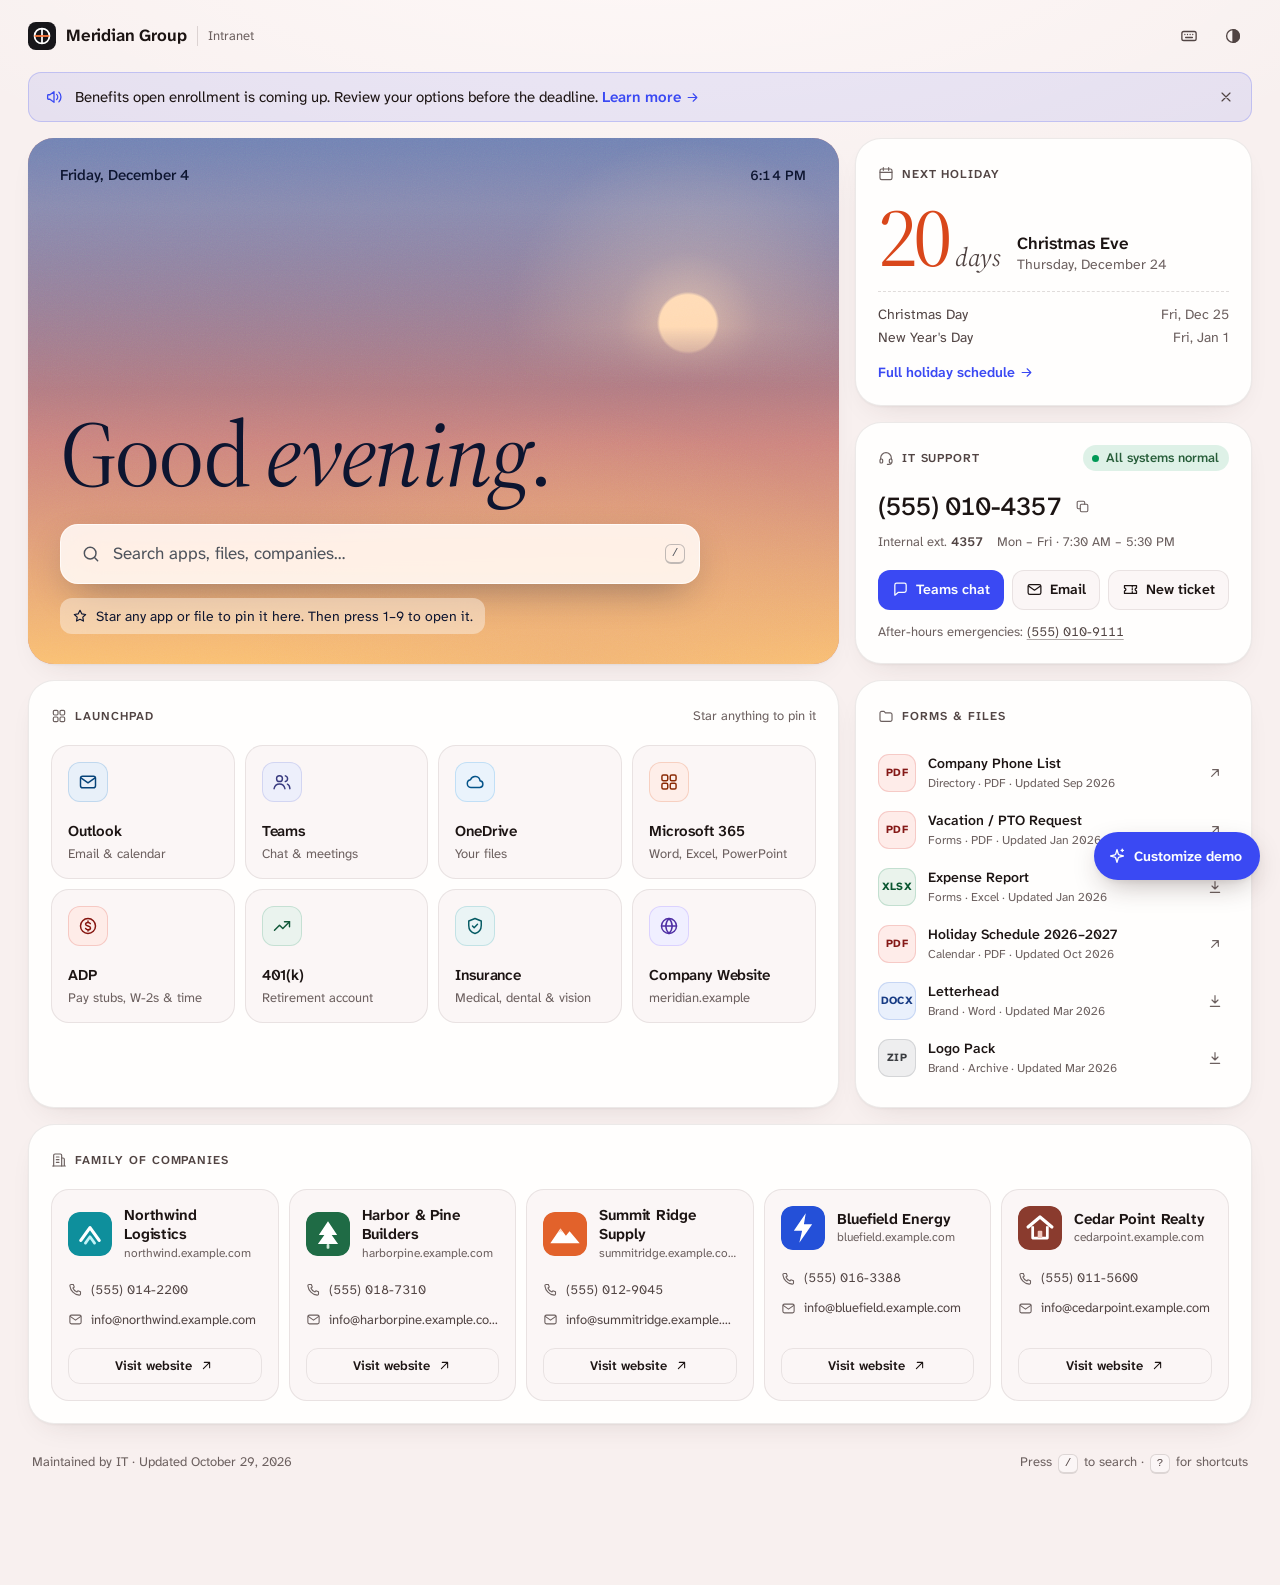
<file: index.html>
<!doctype html>
<html lang="en">
<head>
  <meta charset="utf-8">
  <meta name="viewport" content="width=device-width, initial-scale=1, viewport-fit=cover, interactive-widget=resizes-content">
  <meta name="color-scheme" content="light dark">
  <title>Quicklinks</title>
  <link rel="icon" href="assets/favicon.svg" type="image/svg+xml">
  <script src="assets/js/theme.js"></script>
  <link rel="preload" href="assets/fonts/atkinson-hyperlegible-next.woff2" as="font" type="font/woff2" crossorigin>
  <link rel="stylesheet" href="assets/css/styles.css">
  <script src="data/content.js" defer></script>
  <script src="assets/js/app.js" defer></script>
</head>
<body>
  <a class="skip-link" href="#main">Skip to content</a>

  <div class="shell">
    <header class="topbar">
      <a class="brand" href="./">
        <img class="brand-logo" id="brand-logo" alt="" width="28" height="28" hidden>
        <span class="brand-mono" id="brand-mono" aria-hidden="true" hidden></span>
        <span class="brand-name" id="brand-name"></span>
        <span class="brand-tag" id="brand-tag"></span>
      </a>
      <div class="topbar-actions">
        <button class="icon-btn" id="help-btn" type="button" aria-label="Keyboard shortcuts" title="Keyboard shortcuts (?)"></button>
        <button class="icon-btn" id="theme-btn" type="button"></button>
      </div>
    </header>

    <aside id="announcements" class="announcements" aria-label="Announcements"></aside>

    <main id="main" class="bento" tabindex="-1">
      <h1 class="sr-only" id="page-title">Quicklinks</h1>
      <section class="tile hero" id="hero" aria-label="Welcome">
        <div class="sky" id="sky" aria-hidden="true">
          <div class="haze"></div>
          <div class="celestial">
            <div class="stars" id="stars"></div>
            <div class="orb"></div>
          </div>
          <div class="scrim"></div>
          <div class="grain"></div>
        </div>
        <div class="hero-top">
          <p class="hero-date" id="hero-date"></p>
          <p class="hero-time" id="hero-time"></p>
        </div>
        <p class="greeting" id="greeting"></p>
        <div class="hero-bottom">
          <button class="searchbar" id="search-btn" type="button" aria-haspopup="dialog">
            <span class="searchbar-icon" data-icon="search"></span>
            <span class="searchbar-text">Search apps, files, companies…</span>
            <kbd id="search-kbd" aria-hidden="true">/</kbd>
          </button>
          <nav class="pins" id="pins" aria-label="Pinned links"></nav>
        </div>
      </section>

      <section class="tile holiday" aria-labelledby="holiday-title">
        <div class="tile-head">
          <h2 class="tile-title" id="holiday-title"><span data-icon="calendar"></span>Next holiday</h2>
        </div>
        <div id="holiday-body" class="holiday-body"></div>
      </section>

      <section class="tile it" aria-labelledby="it-title">
        <div class="tile-head">
          <h2 class="tile-title" id="it-title"><span data-icon="headset"></span>IT Support</h2>
          <span class="status" id="it-status"></span>
        </div>
        <div id="it-body" class="it-body"></div>
      </section>

      <section class="tile apps" aria-labelledby="apps-title">
        <div class="tile-head">
          <h2 class="tile-title" id="apps-title"><span data-icon="grid"></span>Launchpad</h2>
          <p class="tile-hint">Star anything to pin it</p>
        </div>
        <ul class="app-grid" id="app-grid"></ul>
      </section>

      <section class="tile files" aria-labelledby="files-title">
        <div class="tile-head">
          <h2 class="tile-title" id="files-title"><span data-icon="folder"></span>Forms &amp; Files</h2>
        </div>
        <ul class="file-list" id="file-list"></ul>
      </section>

      <section class="tile companies" id="companies-tile" aria-labelledby="companies-title">
        <div class="tile-head">
          <h2 class="tile-title" id="companies-title"><span data-icon="building"></span><span id="companies-title-text">Family of companies</span></h2>
        </div>
        <ul class="company-grid" id="company-grid"></ul>
      </section>
    </main>

    <footer class="footer">
      <p id="footer-updated"></p>
      <p class="footer-keys" id="footer-keys"></p>
    </footer>
  </div>

  <dialog class="palette" id="palette" aria-label="Search">
    <div class="palette-inner">
      <div class="palette-field">
        <span data-icon="search"></span>
        <input id="palette-input" type="text" placeholder="Search apps, files, companies, holidays…"
               aria-label="Search apps, files, companies and holidays"
               autocomplete="off" spellcheck="false" role="combobox" aria-expanded="true"
               aria-controls="palette-list" aria-autocomplete="list" maxlength="120">
        <kbd aria-hidden="true">esc</kbd>
      </div>
      <div class="palette-crumb" id="palette-crumb" hidden>
        <button type="button" class="palette-back" id="palette-back"><span data-icon="left"></span>Back</button>
        <span class="palette-crumb-title" id="palette-crumb-title"></span>
      </div>
      <ul class="palette-list" id="palette-list" role="listbox" aria-label="Results"></ul>
      <div class="palette-foot" aria-hidden="true">
        <span><kbd>↑</kbd><kbd>↓</kbd> move</span>
        <span><kbd>↵</kbd> open</span>
        <span><kbd>→</kbd> more actions</span>
        <span><kbd>esc</kbd> close</span>
      </div>
      <span class="sr-only" id="palette-more-hint">Right arrow for more actions.</span>
      <p class="sr-only" id="palette-status" role="status" aria-live="polite"></p>
    </div>
  </dialog>

  <dialog class="help" id="help" aria-labelledby="help-title">
    <div class="help-inner">
      <h2 id="help-title">Keyboard shortcuts</h2>
      <dl class="help-list">
        <div><dt><kbd data-mod>Ctrl</kbd><kbd>K</kbd></dt><dd>Search everything</dd></div>
        <div data-single-key><dt><kbd>/</kbd> or just start typing</dt><dd>Search everything</dd></div>
        <div data-single-key><dt><kbd>1</kbd> – <kbd>9</kbd></dt><dd>Open a pinned link</dd></div>
        <div data-single-key><dt><kbd>?</kbd></dt><dd>Show this list</dd></div>
        <div><dt><kbd>↑</kbd> <kbd>↓</kbd> <kbd>↵</kbd></dt><dd>Pick a search result</dd></div>
        <div><dt><kbd>→</kbd> <kbd>←</kbd></dt><dd>A result's actions, and back</dd></div>
      </dl>
      <div class="setting">
        <label class="switch" for="single-keys">
          <input type="checkbox" id="single-keys" role="switch" aria-describedby="single-keys-note" checked>
          <span class="switch-track" aria-hidden="true"></span>
          <span>Single-key shortcuts</span>
        </label>
        <p class="setting-note" id="single-keys-note">Typing to search, <kbd>/</kbd>, <kbd>?</kbd> and <kbd>1</kbd>–<kbd>9</kbd>. Turn these off if you use voice control or they get in the way. <kbd data-mod>Ctrl</kbd><kbd>K</kbd> always works.</p>
      </div>
      <form method="dialog"><button class="btn btn-primary" type="submit">Got it</button></form>
    </div>
  </dialog>

  <!-- Demo mode only (settings.demo in content.js): restyle the page live for a client meeting. -->
  <button class="demo-fab" id="demo-btn" type="button" aria-controls="demo-panel" aria-expanded="false" hidden>
    <span data-icon="sparkle"></span>Customize demo
  </button>
  <dialog class="demo-panel" id="demo-panel" aria-labelledby="demo-title">
    <form class="demo-form" id="demo-form" novalidate>
      <div class="demo-head">
        <div>
          <h2 id="demo-title">Make it theirs</h2>
          <p class="demo-sub">Changes stay on this device. Use “Copy link” to send this look.</p>
        </div>
        <button type="button" class="icon-btn" id="demo-close" aria-label="Close customizer"><span data-icon="x"></span></button>
      </div>

      <div class="demo-field">
        <label for="demo-name">Company name</label>
        <input id="demo-name" name="name" type="text" maxlength="60" autocomplete="off" placeholder="Client name">
      </div>
      <div class="demo-field">
        <label for="demo-tagline">Tagline</label>
        <input id="demo-tagline" name="tagline" type="text" maxlength="40" autocomplete="off" placeholder="Intranet">
      </div>

      <div class="demo-field">
        <span class="demo-label" id="demo-logo-label">Logo</span>
        <div class="demo-logo-row">
          <span class="demo-logo-preview" id="demo-logo-preview" aria-hidden="true"></span>
          <label class="btn" for="demo-logo">
            <span data-icon="upload"></span><span id="demo-logo-action">Upload logo</span>
          </label>
          <input id="demo-logo" class="sr-only" type="file" accept="image/svg+xml,image/png,image/jpeg,image/webp" aria-labelledby="demo-logo-label demo-logo-action" aria-describedby="demo-logo-note">
          <button type="button" class="btn btn-ghost" id="demo-logo-clear" hidden>Remove</button>
        </div>
        <p class="demo-note" id="demo-logo-note">SVG or PNG, under 1 MB. Without one, their initials are used.</p>
      </div>

      <div class="demo-field">
        <label for="demo-color-text">Brand color</label>
        <div class="demo-color-row">
          <input id="demo-color" type="color" value="#3b4bf5" aria-label="Pick brand color">
          <input id="demo-color-text" name="color" type="text" maxlength="30" autocomplete="off" spellcheck="false" placeholder="#3b4bf5" aria-describedby="demo-color-note">
        </div>
        <p class="demo-note" id="demo-color-note"></p>
      </div>

      <fieldset class="demo-field demo-types">
        <legend class="demo-label">Type style</legend>
        <div class="demo-type-grid">
          <label class="demo-type"><input type="radio" name="type" value="editorial"><span class="demo-type-sample" data-sample="editorial">Good <em>morning</em></span><span class="demo-type-name">Editorial</span></label>
          <label class="demo-type"><input type="radio" name="type" value="modern"><span class="demo-type-sample" data-sample="modern">Good morning</span><span class="demo-type-name">Modern</span></label>
          <label class="demo-type"><input type="radio" name="type" value="friendly"><span class="demo-type-sample" data-sample="friendly">Good morning</span><span class="demo-type-name">Friendly</span></label>
          <label class="demo-type"><input type="radio" name="type" value="system"><span class="demo-type-sample" data-sample="system">Good morning</span><span class="demo-type-name">System</span></label>
        </div>
      </fieldset>

      <div class="demo-field">
        <div class="demo-label-row">
          <label for="demo-hour">Time of day</label>
          <output id="demo-hour-out" for="demo-hour">Live</output>
        </div>
        <div class="demo-hour-row">
          <input id="demo-hour" type="range" min="0" max="23.75" step="0.25" aria-describedby="demo-hour-out">
          <button type="button" class="btn btn-ghost" id="demo-hour-live">Now</button>
        </div>
      </div>

      <div class="demo-field">
        <label class="switch" for="demo-companies">
          <input type="checkbox" id="demo-companies" role="switch">
          <span class="switch-track" aria-hidden="true"></span>
          <span>Show sister companies</span>
        </label>
      </div>

      <div class="demo-actions">
        <button type="button" class="btn btn-primary" id="demo-share"><span data-icon="link"></span>Copy link</button>
        <button type="button" class="btn btn-ghost" id="demo-reset">Reset</button>
      </div>
    </form>
  </dialog>

  <div class="toast" id="toast" role="status" aria-live="polite"></div>

  <noscript>
    <p class="noscript">This page needs JavaScript turned on.</p>
  </noscript>
</body>
</html>
</file>
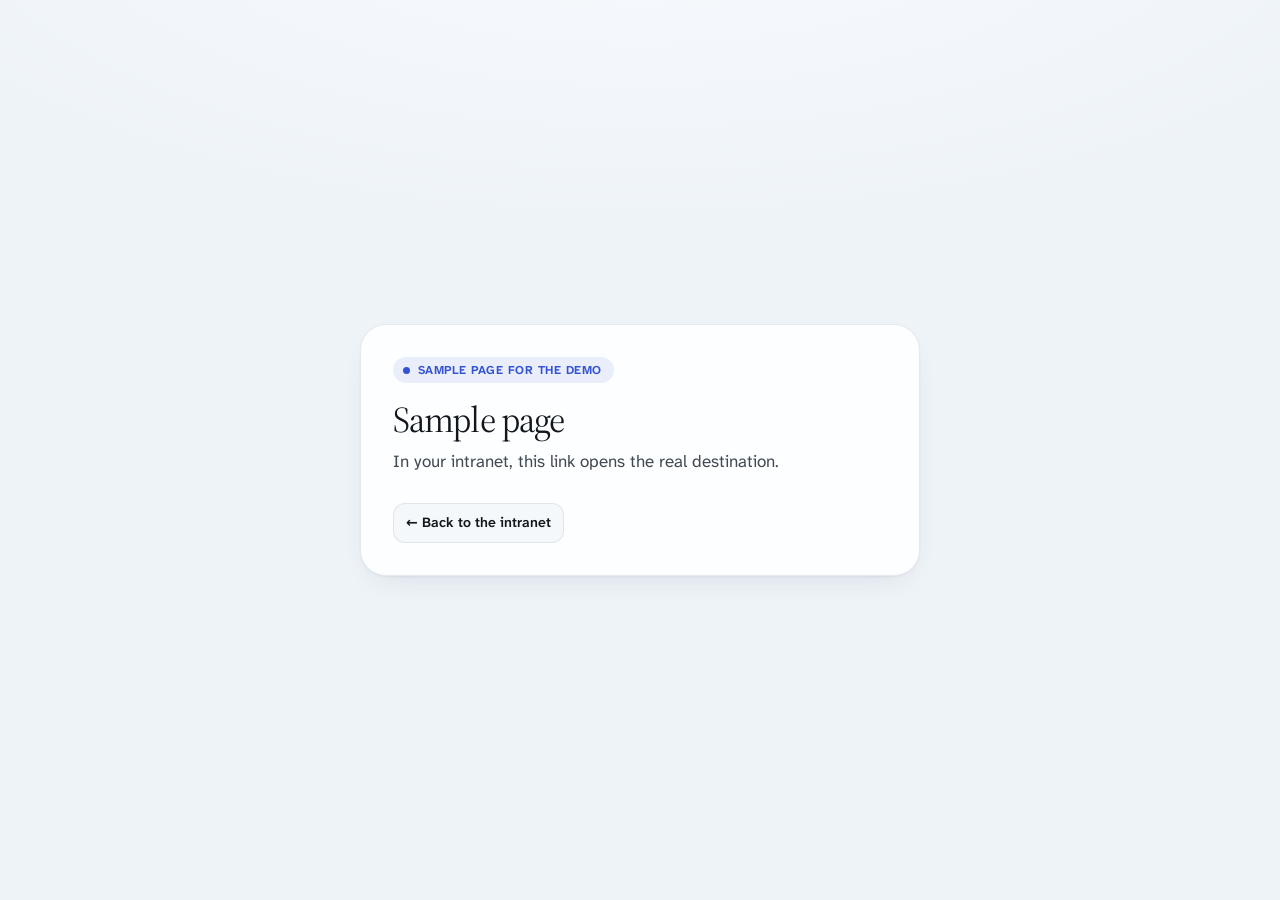
<file: demo/sample.html>
<!doctype html>
<html lang="en">
<head>
  <meta charset="utf-8">
  <meta name="viewport" content="width=device-width, initial-scale=1">
  <meta name="color-scheme" content="light dark">
  <title>Sample page · Quicklinks demo</title>
  <link rel="icon" href="../assets/favicon.svg" type="image/svg+xml">
  <script src="../assets/js/theme.js"></script>
  <link rel="stylesheet" href="../assets/css/styles.css">
  <script src="../assets/js/sample.js" defer></script>
</head>
<body class="sample-body">
  <!-- Demo stand-in for links that would point at a client's own providers (401(k), benefits, website, help desk). -->
  <main class="sample" id="main">
    <p class="sample-badge"><span class="dot" aria-hidden="true"></span>Sample page for the demo</p>
    <h1 class="sample-title" id="sample-title">Sample page</h1>
    <p class="sample-lead" id="sample-lead">In a real intranet, this link opens the company's own site.</p>
    <ul class="sample-list" id="sample-list"></ul>
    <form class="sample-form" id="sample-form" hidden>
      <div class="demo-field">
        <label for="t-subject">What's going on?</label>
        <input id="t-subject" type="text" placeholder="e.g. Printer on 2nd floor won't connect">
      </div>
      <div class="demo-field">
        <label for="t-urgency">How urgent is it?</label>
        <select id="t-urgency">
          <option>Whenever you get a chance</option>
          <option>It's slowing me down</option>
          <option>I can't work</option>
        </select>
      </div>
      <button class="btn btn-primary" type="submit">Submit ticket</button>
      <p class="sample-note" id="sample-form-note" role="status"></p>
    </form>
    <a class="btn sample-back" href="../index.html">← Back to the intranet</a>
  </main>
</body>
</html>
</file>
<file: assets/css/styles.css>
/* ==========================================================================
   Quicklinks — styles
   ========================================================================== */

/* UI text: Atkinson Hyperlegible Next (Braille Institute) — chosen for legibility on a page everyone uses daily.
   Display faces are pinned to one weight/optical size and trimmed to Latin, ~16–19KB each. Only the
   preset in use is downloaded. */
@font-face {
  font-family: "Atkinson Hyperlegible Next";
  src: url("../fonts/atkinson-hyperlegible-next.woff2") format("woff2");
  font-weight: 200 800;
  font-display: swap;
}
@font-face {
  font-family: "Source Serif Display";
  src: url("../fonts/source-serif-4-display.woff2") format("woff2");
  font-weight: 100 900;
  font-style: normal;
  font-display: swap;
}
@font-face {
  font-family: "Source Serif Display";
  src: url("../fonts/source-serif-4-display-italic.woff2") format("woff2");
  font-weight: 100 900;
  font-style: italic;
  font-display: swap;
}
@font-face {
  font-family: "Bricolage Display";
  src: url("../fonts/bricolage-grotesque-display.woff2") format("woff2");
  font-weight: 100 900;
  font-display: swap;
}
@font-face {
  font-family: "Fredoka Display";
  src: url("../fonts/fredoka-display.woff2") format("woff2");
  font-weight: 100 900;
  font-display: swap;
}

/* ---------- Tokens ----------
   Color strategy: the hero sky is the only immersive color. Neutrals carry a
   faint tint of the current sky hue (--sky-h, set by app.js) so the page
   warms at golden hour and cools at night. Indigo is reserved for action,
   focus and selection; sunset coral means time off; status hues mean status.
   Every color is defined once with light-dark(); themes only flip color-scheme. */
:root {
  color-scheme: light dark;
  --sky-h: 250;

  /* Type. Presets (data-type on <html>, from content.js) only change the display voice;
     UI text stays on the legibility-first face. */
  --font-ui: "Atkinson Hyperlegible Next", ui-sans-serif, system-ui, -apple-system, "Segoe UI", Roboto, sans-serif;
  --font-keys: ui-monospace, "SFMono-Regular", "Cascadia Mono", Consolas, monospace;
  --font-display: "Source Serif Display", "Iowan Old Style", Georgia, serif;
  --display-weight: 400;
  --display-tracking: -0.025em;
  --display-leading: 0.92;
  --display-accent: italic;   /* how the second word of the greeting is set */
  --display-scale: 1;

  /* Role scale — one size per job, in rem so it follows the reader's font setting */
  --text-key: 0.6875rem;      /* keycaps, file-type badges */
  --text-label: 0.75rem;      /* tile titles, group labels, tags */
  --text-meta: 0.8125rem;     /* subtitles, metadata, hints */
  --text-small: 0.875rem;     /* secondary UI: buttons, lists, links */
  --text-body: 0.9375rem;     /* body and item titles */
  --text-lead: 1.0625rem;     /* brand, search field, featured names */
  --text-field: 1.125rem;     /* the search input */
  --text-number: 1.625rem;    /* the IT phone number */

  /* Brand accent, set by app.js from theme.color and contrast-fitted per theme */
  --accent-h: 268;
  --accent-c: 0.2;
  --accent-l: 0.5;
  --accent-dc: 0.12;
  --accent-dl: 0.76;
  --accent-ink-l: 0.995;

  /* Surfaces */
  --bg:            light-dark(oklch(0.962 0.009 var(--sky-h)), oklch(0.165 0.009 var(--sky-h)));
  --bg-glow:       light-dark(oklch(0.988 0.006 var(--sky-h)), oklch(0.21 0.013 var(--sky-h)));
  --surface:       light-dark(oklch(0.997 0.002 var(--sky-h)), oklch(0.205 0.008 var(--sky-h)));
  --surface-2:     light-dark(oklch(0.977 0.005 var(--sky-h)), oklch(0.235 0.009 var(--sky-h)));
  --surface-hover: light-dark(oklch(0.952 0.008 var(--sky-h)), oklch(0.275 0.011 var(--sky-h)));
  --line:          light-dark(oklch(0.35 0.03 var(--sky-h) / 0.1), oklch(0.95 0.01 var(--sky-h) / 0.08));
  --line-strong:   light-dark(oklch(0.35 0.03 var(--sky-h) / 0.17), oklch(0.95 0.01 var(--sky-h) / 0.15));

  /* Text — ink-3 is the floor: ≥4.5:1 on every surface above */
  --ink:   light-dark(oklch(0.2 0.014 var(--sky-h)), oklch(0.955 0.005 var(--sky-h)));
  --ink-2: light-dark(oklch(0.4 0.017 var(--sky-h)), oklch(0.82 0.01 var(--sky-h)));
  --ink-3: light-dark(oklch(0.5 0.016 var(--sky-h)), oklch(0.72 0.012 var(--sky-h)));

  /* Action — the brand color, fitted for contrast; constant through the day */
  --accent:        light-dark(oklch(var(--accent-l) var(--accent-c) var(--accent-h)), oklch(var(--accent-dl) var(--accent-dc) var(--accent-h)));
  --accent-hover:  light-dark(oklch(calc(var(--accent-l) - 0.06) var(--accent-c) var(--accent-h)), oklch(calc(var(--accent-dl) + 0.06) var(--accent-dc) var(--accent-h)));
  --accent-ink:    light-dark(oklch(var(--accent-ink-l) 0.01 var(--accent-h)), oklch(0.2 0.04 var(--accent-h)));
  --accent-soft:   light-dark(oklch(var(--accent-l) var(--accent-c) var(--accent-h) / 0.09), oklch(var(--accent-dl) var(--accent-dc) var(--accent-h) / 0.14));
  --selection:     light-dark(oklch(var(--accent-l) var(--accent-c) var(--accent-h) / 0.2), oklch(var(--accent-dl) var(--accent-dc) var(--accent-h) / 0.32));

  /* Meaning */
  --sunset: light-dark(oklch(0.6 0.19 36), oklch(0.76 0.14 48));
  --pin:    light-dark(oklch(0.64 0.15 68), oklch(0.82 0.15 82));
  --ok:     light-dark(oklch(0.6 0.15 155), oklch(0.76 0.15 155));
  --notice: light-dark(oklch(0.68 0.15 75), oklch(0.8 0.14 82));
  --outage: light-dark(oklch(0.57 0.2 25), oklch(0.72 0.17 25));

  /* Depth */
  --shade-1:   light-dark(oklch(0.3 0.03 var(--sky-h) / 0.05), oklch(0 0 0 / 0.4));
  --shade-2:   light-dark(oklch(0.3 0.03 var(--sky-h) / 0.18), oklch(0 0 0 / 0.65));
  --shade-3:   light-dark(oklch(0.25 0.04 var(--sky-h) / 0.42), oklch(0 0 0 / 0.8));
  --highlight: light-dark(oklch(1 0 0 / 0), oklch(1 0 0 / 0.04));
  --shadow-tile: inset 0 1px 0 var(--highlight), 0 1px 2px var(--shade-1), 0 12px 32px -18px var(--shade-2);
  --shadow-lift: inset 0 1px 0 var(--highlight), 0 2px 4px var(--shade-1), 0 18px 36px -16px var(--shade-2);
  --shadow-pop: 0 24px 80px -20px var(--shade-3), 0 2px 6px var(--shade-1);

  /* Search field floating on the sky */
  --field:       light-dark(oklch(1 0 0 / 0.84), oklch(0.2 0.02 265 / 0.8));
  --field-hover: light-dark(oklch(1 0 0 / 0.93), oklch(0.2 0.02 265 / 0.9));
  --field-line:  light-dark(oklch(1 0 0 / 0.7), oklch(1 0 0 / 0.1));
  --field-ink:   light-dark(oklch(0.2 0.014 265), oklch(0.95 0.005 265));
  --field-muted: light-dark(oklch(0.44 0.016 265), oklch(0.78 0.012 265));

  --r-xl: 26px;
  --r-lg: 18px;
  --r-md: 13px;
  --r-sm: 9px;
  --gap: 16px;
  --ease: cubic-bezier(0.2, 0.7, 0.2, 1);
}
:root[data-theme="light"] { color-scheme: light; }
:root[data-theme="dark"] { color-scheme: dark; }

/* Type presets. Each one sets the display voice; sizes are tuned so every preset fills the hero alike. */
:root[data-type="modern"] {
  --font-display: "Bricolage Display", var(--font-ui);
  --display-weight: 620;
  --display-tracking: -0.032em;
  --display-leading: 0.9;
  --display-accent: normal;
  --display-scale: 0.86;
}
:root[data-type="friendly"] {
  --font-display: "Fredoka Display", var(--font-ui);
  --display-weight: 560;
  --display-tracking: -0.02em;
  --display-leading: 0.95;
  --display-accent: normal;
  --display-scale: 0.88;
}
:root[data-type="system"] {
  --font-ui: system-ui, -apple-system, "Segoe UI Variable Text", "Segoe UI", Roboto, "Helvetica Neue", sans-serif;
  --font-display: system-ui, -apple-system, "Segoe UI Variable Display", "Segoe UI", Roboto, "Helvetica Neue", sans-serif;
  --display-weight: 680;
  --display-tracking: -0.04em;
  --display-leading: 0.95;
  --display-accent: normal;
  --display-scale: 0.84;
}

/* ---------- Base ---------- */
*, *::before, *::after { box-sizing: border-box; }
html { -webkit-text-size-adjust: 100%; }
body {
  margin: 0;
  min-height: 100vh;
  font-family: var(--font-ui);
  font-size: var(--text-body);
  line-height: 1.5;
  color: var(--ink);
  background:
    radial-gradient(1200px 500px at 50% -120px, var(--bg-glow), transparent 70%),
    var(--bg);
  -webkit-font-smoothing: antialiased;
  text-rendering: optimizeLegibility;
}
h1, h2, h3, p, ul, dl, dd { margin: 0; }
ul { padding: 0; list-style: none; }
a { color: inherit; text-decoration: none; }
button { font: inherit; color: inherit; background: none; border: 0; padding: 0; cursor: pointer; }
img { display: block; max-width: 100%; }
kbd {
  font-family: var(--font-keys);
  font-size: var(--text-key);
  font-weight: 500;
  line-height: 1;
  display: inline-grid;
  place-items: center;
  min-width: 20px;
  min-height: 20px;
  padding: 0 5px;
  border-radius: 6px;
  color: var(--ink-2);
  background: var(--surface-2);
  border: 1px solid var(--line-strong);
  border-bottom-width: 2px;
}
:focus-visible { outline: 2px solid var(--accent); outline-offset: 2px; border-radius: 6px; }
::selection { background: var(--selection); color: var(--ink); }
::placeholder { color: var(--ink-3); opacity: 1; } /* browser default gray misses 4.5:1 on tinted fields */
html { caret-color: var(--accent); scrollbar-color: var(--line-strong) transparent; accent-color: var(--accent); }

.ic { display: inline-grid; place-items: center; width: 18px; height: 18px; flex: none; }
.ic svg { width: 100%; height: 100%; }
.ic-img { object-fit: contain; }
.muted { color: var(--ink-3); }
.sr-only {
  position: absolute !important;
  width: 1px; height: 1px;
  margin: -1px; padding: 0;
  overflow: hidden;
  clip-path: inset(50%);
  white-space: nowrap;
  border: 0;
}
#main:focus { outline: none; }
[hidden] { display: none !important; }
.tile-empty, .tile-error { font-size: var(--text-small); color: var(--ink-3); padding: 4px 0; }
.tile-error {
  padding: 12px 14px;
  border-radius: var(--r-md);
  color: var(--ink);
  background: color-mix(in oklab, var(--outage) 10%, transparent);
  border: 1px solid color-mix(in oklab, var(--outage) 30%, transparent);
}
/* Numbers that people read digit by digit: aligned figures, never split across lines. */
.num, .big-phone, .it-after a, .hero-time, .it-meta strong { font-variant-numeric: tabular-nums; white-space: nowrap; }

.skip-link {
  position: absolute; left: 16px; top: -60px; z-index: 50;
  padding: 10px 14px; border-radius: var(--r-sm);
  background: var(--accent); color: var(--accent-ink); font-weight: 600;
}
.skip-link:focus { top: 12px; }

/* ---------- First paint ----------
   Content is rendered by app.js. Until it has, keep it hidden instead of painting a half-built page
   that then jumps (CLS). If the script never finishes, the animation reveals the page anyway. */
.js:not(.ready) .announcements,
.js:not(.ready) .bento,
.js:not(.ready) .footer { visibility: hidden; animation: failsafe-reveal 0s 3s forwards; }
@keyframes failsafe-reveal { to { visibility: visible; } }

/* ---------- Layout ---------- */
/* Layout reacts to the space it actually has (e.g. beside the demo panel), not just the window. */
.shell {
  container: shell / inline-size;
  max-width: 1320px;
  margin: 0 auto;
  padding: 0 28px 40px;
}

.topbar {
  display: flex;
  align-items: center;
  justify-content: space-between;
  min-height: 72px;
}
.brand { display: flex; align-items: center; gap: 10px; border-radius: 10px; }
.brand-logo { width: 28px; height: 28px; object-fit: contain; }
/* Initials stand in for a missing logo, in the brand color. */
.brand-mono {
  display: inline-grid;
  place-items: center;
  width: 28px;
  height: 28px;
  border-radius: 8px;
  font-size: var(--text-key);
  font-weight: 750;
  letter-spacing: 0.02em;
  color: var(--accent-ink);
  background: var(--accent);
}
.brand-name { font-weight: 650; font-size: var(--text-lead); letter-spacing: -0.01em; }
.brand-tag {
  font-size: var(--text-meta);
  color: var(--ink-3);
  padding-left: 10px;
  border-left: 1px solid var(--line-strong);
}
.topbar-actions { display: flex; gap: 6px; }

.icon-btn {
  display: inline-grid;
  place-items: center;
  width: 38px;
  height: 38px;
  border-radius: 12px;
  color: var(--ink-2);
  transition: background 0.15s, color 0.15s;
}
.icon-btn:hover { background: var(--surface); color: var(--ink); box-shadow: var(--shadow-tile); }
.icon-btn-sm { width: 30px; height: 30px; border-radius: 9px; }
.icon-btn-sm .ic { width: 16px; height: 16px; }

/* ---------- Announcements ---------- */
.announcements { display: grid; gap: 10px; margin-bottom: var(--gap); }
.announcements:empty { display: none; }
.announcement {
  display: flex;
  align-items: center;
  gap: 12px;
  padding: 9px 10px 9px 16px;
  border-radius: var(--r-md);
  color: var(--ink);
  background: var(--accent-soft);
  border: 1px solid color-mix(in oklab, var(--accent) 22%, transparent);
  animation: rise 0.6s var(--ease) both;
}
.announcement > .ic { color: var(--accent); }
.announcement p { flex: 1; min-width: 0; font-size: var(--text-body); overflow-wrap: anywhere; }
.announcement[data-tone="warning"] {
  background: color-mix(in oklab, var(--notice) 13%, transparent);
  border-color: color-mix(in oklab, var(--notice) 40%, transparent);
}
.announcement[data-tone="warning"] > .ic { color: var(--notice); }
.announcement-link {
  display: inline-flex;
  align-items: center;
  gap: 4px;
  font-weight: 600;
  color: var(--accent);
  white-space: nowrap;
}
.announcement-link .ic { width: 15px; height: 15px; transition: translate 0.2s var(--ease); }
.announcement-link:hover .ic { translate: 3px 0; }

/* ---------- Bento grid ---------- */
.bento {
  display: grid;
  grid-template-columns: repeat(12, minmax(0, 1fr));
  gap: var(--gap);
}
.hero { grid-column: span 8; grid-row: span 2; }
.holiday, .it { grid-column: span 4; }
.apps { grid-column: span 8; }
.files { grid-column: span 4; }
.companies { grid-column: span 12; }

.tile {
  position: relative;
  min-width: 0;
  padding: 22px 22px 22px;
  border-radius: var(--r-xl);
  background: var(--surface);
  border: 1px solid var(--line);
  box-shadow: var(--shadow-tile);
}
.ready .tile { animation: rise 0.7s var(--ease) both; }
.bento > :nth-child(2) { animation-delay: 60ms; }
.bento > :nth-child(3) { animation-delay: 120ms; }
.bento > :nth-child(4) { animation-delay: 180ms; }
.bento > :nth-child(5) { animation-delay: 240ms; }
.bento > :nth-child(6) { animation-delay: 300ms; }

.tile-head {
  display: flex;
  align-items: center;
  justify-content: space-between;
  gap: 12px;
  min-height: 26px;
  margin-bottom: 16px;
}
.tile-title {
  display: flex;
  align-items: center;
  gap: 8px;
  font-size: var(--text-label);
  font-weight: 600;
  letter-spacing: 0.08em;
  text-transform: uppercase;
  color: var(--ink-2);
}
.tile-title .ic { width: 16px; height: 16px; color: var(--ink-3); }
.tile-hint { font-size: var(--text-meta); color: var(--ink-3); }

/* ---------- Hero ---------- */
.hero {
  --sky-top: #3f8be0;
  --sky-mid: #8dbdf0;
  --sky-bottom: #d8ebfb;
  --orb-x: 50%;
  --lift: 1;
  --orb-color: #fff6d6;
  --stars: 0;
  --hero-ink: #0d1530;
  --glass: rgb(255 255 255 / 0.4);
  --glass-line: rgb(255 255 255 / 0.55);
  /* Legibility wash, sized by app.js to keep hero text ≥4.5:1 at every hour */
  --scrim: 255 255 255;
  --scrim-top: 0;
  --scrim-mid: 0;
  --z-top-end: 14%;
  --z-mid-start: 50%;
  --z-mid-end: 80%;

  display: flex;
  flex-direction: column;
  min-height: 460px;
  padding: 26px 32px 30px;
  overflow: hidden;
  isolation: isolate;
  container-type: inline-size;
  border: 0;
  color: var(--hero-ink);
  background: var(--sky-mid);
}
.hero[data-ink="light"] {
  --hero-ink: #ffffff;
  --glass-line: rgb(255 255 255 / 0.22);
}

.sky {
  position: absolute;
  inset: 0;
  z-index: -1;
  background: linear-gradient(180deg, var(--sky-top) 0%, var(--sky-mid) 58%, var(--sky-bottom) 100%);
}
/* Sun, moon and stars live above a horizon at the greeting's top edge and
   sink into it, so they never pass behind text. */
.celestial {
  position: absolute;
  inset: 0;
  -webkit-mask-image: linear-gradient(180deg, #000 calc(var(--z-mid-start) - 12%), transparent calc(var(--z-mid-start) - 1%));
  mask-image: linear-gradient(180deg, #000 calc(var(--z-mid-start) - 12%), transparent calc(var(--z-mid-start) - 1%));
}
.orb {
  position: absolute;
  left: var(--orb-x);
  top: calc(var(--z-mid-start) - (var(--z-mid-start) - 15%) * var(--lift));
  width: 420px;
  height: 420px;
  translate: -50% -50%;
  border-radius: 50%;
  background: radial-gradient(circle,
    var(--orb-color) 0 9.5%,
    color-mix(in oklab, var(--orb-color) 45%, transparent) 10.5%,
    color-mix(in oklab, var(--orb-color) 22%, transparent) 24%,
    transparent 62%);
}
.hero[data-orb="moon"] .orb {
  width: 260px;
  height: 260px;
  background: radial-gradient(circle,
    #f6f7ff 0 8.5%,
    rgb(215 220 255 / 0.14) 9.5%,
    transparent 45%);
}
.haze {
  position: absolute;
  right: -15%;
  bottom: -45%;
  width: 80%;
  height: 90%;
  border-radius: 50%;
  background: radial-gradient(closest-side, color-mix(in oklab, var(--sky-bottom) 70%, var(--sky-mid)), transparent);
  opacity: 0.55;
  translate: var(--haze-x, 0) var(--haze-y, 0);
}
/* Only glide between minutes, never on load: the page opens with the sky already in place. */
.sky-live .haze { transition: translate 4s var(--ease); }
.stars { position: absolute; inset: 0; opacity: var(--stars); transition: opacity 2s; }
.hero:not([data-night]) .stars { display: none; }
.star {
  position: absolute;
  width: var(--s);
  height: var(--s);
  border-radius: 50%;
  background: #fff;
  opacity: var(--o);
  animation: twinkle 6s ease-in-out 3;
}
.scrim {
  position: absolute;
  inset: 0;
  background: linear-gradient(180deg,
    rgb(var(--scrim) / var(--scrim-top)) 0,
    rgb(var(--scrim) / var(--scrim-top)) var(--z-top-end),
    rgb(var(--scrim) / var(--scrim-mid)) var(--z-mid-start),
    rgb(var(--scrim) / var(--scrim-mid)) var(--z-mid-end),
    rgb(var(--scrim) / 0) 100%);
}
.grain {
  position: absolute;
  inset: 0;
  opacity: 0.1;
  mix-blend-mode: overlay;
  background-image: url("data:image/svg+xml,%3Csvg xmlns='http://www.w3.org/2000/svg' width='180' height='180'%3E%3Cfilter id='n'%3E%3CfeTurbulence type='fractalNoise' baseFrequency='.85' numOctaves='3' stitchTiles='stitch'/%3E%3C/filter%3E%3Crect width='100%25' height='100%25' filter='url(%23n)'/%3E%3C/svg%3E");
}

.hero-top {
  display: flex;
  justify-content: space-between;
  align-items: baseline;
  gap: 16px;
  font-size: var(--text-body);
  font-weight: 500;
}
.hero-time { font-size: var(--text-small); letter-spacing: 0.02em; }

.greeting {
  margin-top: auto;
  padding: 36px 0 28px;
  font-family: var(--font-display);
  font-weight: var(--display-weight);
  font-size: calc(clamp(3.375rem, 12.4cqi, 6.5rem) * var(--display-scale));
  line-height: var(--display-leading);
  letter-spacing: var(--display-tracking);
  font-synthesis: none;
  text-wrap: balance;
}
.greeting em { font-style: var(--display-accent); }
.hero[data-ink="light"] .greeting { text-shadow: 0 2px 30px rgb(10 10 40 / 0.25); }

.searchbar {
  display: flex;
  align-items: center;
  gap: 12px;
  width: 100%;
  max-width: 640px;
  min-height: 60px;
  padding: 0 14px 0 20px;
  border-radius: 18px;
  text-align: left;
  font-size: var(--text-lead);
  cursor: text;
  color: var(--field-ink);
  background: var(--field);
  border: 1px solid var(--field-line);
  box-shadow: 0 14px 40px -14px rgb(10 20 50 / 0.45);
  -webkit-backdrop-filter: blur(18px) saturate(1.5);
  backdrop-filter: blur(18px) saturate(1.5);
  transition: transform 0.2s var(--ease), box-shadow 0.2s var(--ease), background 0.2s;
}
.searchbar:hover { background: var(--field-hover); transform: translateY(-1px); box-shadow: 0 18px 44px -14px rgb(10 20 50 / 0.5); }
.searchbar .ic { width: 20px; height: 20px; color: var(--field-muted); }
.searchbar-text { flex: 1; color: var(--field-muted); }
.searchbar kbd { color: var(--field-muted); background: transparent; border-color: color-mix(in oklab, var(--field-muted) 35%, transparent); }

.pins { display: flex; flex-wrap: wrap; gap: 8px; margin-top: 14px; min-height: 36px; }
.pin {
  display: inline-flex;
  align-items: center;
  gap: 8px;
  min-height: 36px;
  padding: 0 6px 0 5px;
  border-radius: 12px;
  font-size: var(--text-small);
  font-weight: 550;
  background: var(--glass);
  border: 1px solid var(--glass-line);
  -webkit-backdrop-filter: blur(12px);
  backdrop-filter: blur(12px);
  transition: transform 0.2s var(--ease), background 0.2s;
}
.pin:hover { transform: translateY(-1px); background: color-mix(in oklab, var(--glass), white 12%); }
/* The sky ignores the page theme, so chips on it do too. */
.pin .chip {
  width: 26px;
  height: 26px;
  border-radius: 8px;
  color: color-mix(in oklab, var(--tint) 72%, black);
  background: rgb(255 255 255 / 0.92);
}
.pin .chip .ic { width: 15px; height: 15px; }

.pin kbd { color: inherit; background: transparent; border-color: var(--glass-line); }
.pin-label { max-width: 22ch; overflow: hidden; text-overflow: ellipsis; white-space: nowrap; }
.pin-more { padding: 0 12px; color: inherit; cursor: pointer; }
.pins-empty {
  display: inline-flex;
  align-items: center;
  gap: 8px;
  padding: 7px 12px;
  border-radius: 12px;
  font-size: var(--text-small);
  background: var(--glass);
  -webkit-backdrop-filter: blur(12px);
  backdrop-filter: blur(12px);
}
.pins-empty .ic { width: 16px; height: 16px; }

/* ---------- Chips (icon squares) ----------
   Foreground is the tint pushed toward ink so glyphs and type labels clear contrast. */
.chip {
  --tint: var(--accent);
  display: inline-grid;
  place-items: center;
  flex: none;
  width: 40px;
  height: 40px;
  border-radius: 12px;
  color: light-dark(color-mix(in oklab, var(--tint) 72%, black), color-mix(in oklab, var(--tint) 55%, white));
  background: light-dark(color-mix(in oklab, var(--tint) 10%, white), color-mix(in oklab, var(--tint) 24%, oklch(0.2 0.011 var(--sky-h))));
  box-shadow: inset 0 0 0 1px color-mix(in oklab, var(--tint) 18%, transparent);
}
.chip .ic { width: 20px; height: 20px; }
.chip-file {
  --tint: oklch(0.5 0.01 260);
  font-size: min(var(--text-key), 12px); /* part of a fixed-size badge, so it stops growing before it spills out */
  font-weight: 750;
  letter-spacing: 0.02em;
}
.chip-file[data-ext="pdf"] { --tint: oklch(0.56 0.2 27); }
.chip-file[data-ext^="doc"] { --tint: oklch(0.52 0.18 262); }
.chip-file[data-ext^="xls"], .chip-file[data-ext="csv"] { --tint: oklch(0.55 0.13 155); }
.chip-file[data-ext^="ppt"] { --tint: oklch(0.6 0.17 45); }
.chip-file[data-ext="png"], .chip-file[data-ext="jpg"], .chip-file[data-ext="svg"] { --tint: oklch(0.55 0.18 300); }
.chip-logo { background: #fff; box-shadow: inset 0 0 0 1px var(--line); overflow: hidden; padding: 5px; }
.chip-logo img { width: 100%; height: 100%; object-fit: contain; }

/* ---------- Holiday ---------- */
.holiday-body { display: flex; flex-direction: column; gap: 14px; }
.holiday-main { display: flex; align-items: flex-end; gap: 16px; }
.holiday-count { display: flex; align-items: baseline; gap: 6px; }
.holiday-count .num {
  font-family: var(--font-display);
  font-weight: var(--display-weight);
  font-variant-numeric: lining-nums;
  font-synthesis: none;
  font-size: calc(5.25rem * var(--display-scale));
  line-height: 0.8;
  letter-spacing: -0.04em;
  color: var(--sunset);
}
.holiday-count .num-word { font-style: var(--display-accent); font-size: calc(4rem * var(--display-scale)); }
.holiday-count .unit { font-family: var(--font-display); font-weight: var(--display-weight); font-style: var(--display-accent); font-synthesis: none; font-size: calc(1.625rem * var(--display-scale)); color: var(--ink-2); }
.holiday-info { min-width: 0; padding-bottom: 2px; }
.holiday-name { font-weight: 600; font-size: var(--text-lead); line-height: 1.25; overflow-wrap: anywhere; }
.holiday-date { font-size: var(--text-small); color: var(--ink-3); }
.holiday-next { display: grid; gap: 2px; padding-top: 12px; border-top: 1px dashed var(--line-strong); }
.holiday-next li { display: flex; justify-content: space-between; gap: 12px; font-size: var(--text-small); }
.holiday-next li span:first-child { color: var(--ink-2); overflow: hidden; text-overflow: ellipsis; white-space: nowrap; }
.holiday-next li span:last-child { flex: none; }

.text-link {
  display: inline-flex;
  align-items: center;
  gap: 4px;
  align-self: flex-start;
  font-size: var(--text-small);
  font-weight: 600;
  color: var(--accent);
}
.text-link .ic { width: 15px; height: 15px; transition: translate 0.2s var(--ease); }
.text-link:hover .ic { translate: 3px 0; }

/* ---------- IT ---------- */
.status {
  display: inline-flex;
  align-items: center;
  gap: 7px;
  min-height: 26px;
  padding: 2px 10px 2px 9px;
  border-radius: 999px;
  font-size: var(--text-meta);
  font-weight: 550;
  --c: var(--ok);
  color: color-mix(in oklab, var(--c) 58%, var(--ink));
  background: color-mix(in oklab, var(--c) 13%, transparent);
}
.status[data-level="notice"] { --c: var(--notice); }
.status[data-level="outage"] { --c: var(--outage); }
.status .dot {
  position: relative;
  width: 7px;
  height: 7px;
  border-radius: 50%;
  background: var(--c);
}
.status .dot::after {
  content: "";
  position: absolute;
  inset: -4px;
  border-radius: 50%;
  border: 2px solid var(--c);
  opacity: 0;
}
.status:is([data-level="notice"], [data-level="outage"]) .dot::after { animation: ping 2.4s var(--ease) infinite; }

.it-body { display: flex; flex-direction: column; gap: 6px; }
.it-phone { display: flex; flex-wrap: wrap; align-items: center; gap: 4px 8px; }
.big-phone {
  font-size: var(--text-number);
  font-weight: 500;
  letter-spacing: -0.03em;
}
.big-phone:hover { color: var(--accent); }
.it-meta { display: flex; flex-wrap: wrap; gap: 4px 14px; font-size: var(--text-meta); color: var(--ink-3); }
.it-meta strong { color: var(--ink-2); font-weight: 600; }
.it-actions { display: flex; flex-wrap: wrap; gap: 8px; margin-top: 12px; }
.it-actions .btn { flex: 1 1 auto; }
.it-after { margin-top: 6px; font-size: var(--text-meta); color: var(--ink-3); }
.it-after a {
  color: var(--ink-2);
  text-decoration: underline;
  text-decoration-color: color-mix(in oklab, currentColor 45%, transparent);
  text-underline-offset: 3px;
}
.it-after a:hover { color: var(--accent); }

/* ---------- Buttons ---------- */
.btn {
  display: inline-flex;
  align-items: center;
  justify-content: center;
  gap: 7px;
  min-height: 40px;
  padding: 6px 12px;
  border-radius: 12px;
  font-size: var(--text-small);
  font-weight: 600;
  white-space: nowrap;
  background: var(--surface-2);
  border: 1px solid var(--line);
  transition: background 0.15s, transform 0.15s var(--ease), border-color 0.15s;
}
.btn .ic { width: 17px; height: 17px; }
.btn:hover { background: var(--surface-hover); border-color: var(--line-strong); transform: translateY(-1px); }
.btn:active { transform: translateY(0); }
.btn-primary { color: var(--accent-ink); background: var(--accent); border-color: transparent; }
.btn-primary:hover { background: var(--accent-hover); border-color: transparent; }
.btn-ghost { background: transparent; }

.copy-btn {
  display: inline-grid;
  place-items: center;
  width: 28px;
  height: 28px;
  border-radius: 8px;
  color: var(--ink-3);
  transition: background 0.15s, color 0.15s, opacity 0.15s;
}
.copy-btn .ic { width: 15px; height: 15px; }
.copy-btn:hover { color: var(--ink); background: var(--surface-hover); }
.copy-btn.is-done, .copy-btn.is-done:hover { color: var(--ok); opacity: 1; }

/* ---------- Apps ---------- */
.apps { display: flex; flex-direction: column; }
.app-grid {
  flex: 1;
  display: grid;
  grid-template-columns: repeat(auto-fill, minmax(168px, 1fr));
  grid-auto-rows: minmax(8.25rem, auto); /* grows with the reader's text size instead of clipping */
  align-content: start;
  gap: 10px;
}
.app { position: relative; }
.app-link {
  display: flex;
  flex-direction: column;
  height: 100%;
  padding: 16px;
  border-radius: var(--r-lg);
  background: var(--surface-2);
  border: 1px solid var(--line);
  transition: transform 0.25s var(--ease), box-shadow 0.25s var(--ease), border-color 0.2s, background 0.2s;
}
.app-link .chip { margin-bottom: auto; transition: transform 0.35s var(--ease); }
.app-name { margin-top: 18px; }
.app-link:hover {
  transform: translateY(-3px);
  background: var(--surface);
  border-color: var(--line-strong);
  box-shadow: var(--shadow-lift);
}
.app-link:hover .chip { transform: scale(1.06) rotate(-3deg); }
.app-name { display: flex; align-items: center; gap: 4px; font-weight: 600; font-size: var(--text-body); letter-spacing: -0.01em; overflow-wrap: anywhere; min-width: 0; }
.app-arrow { width: 15px; height: 15px; color: var(--ink-3); opacity: 0; translate: -4px 4px; transition: opacity 0.2s, translate 0.25s var(--ease); }
.app-link:hover .app-arrow, .app-link:focus-visible .app-arrow { opacity: 1; translate: 0 0; }
.app-desc {
  display: -webkit-box;
  -webkit-line-clamp: 2;
  -webkit-box-orient: vertical;
  overflow: hidden;
  font-size: var(--text-meta);
  color: var(--ink-3);
  line-height: 1.35;
  margin-top: 2px;
  overflow-wrap: anywhere;
}

.star-btn {
  position: absolute;
  top: 10px;
  right: 10px;
  display: grid;
  place-items: center;
  width: 30px;
  height: 30px;
  border-radius: 9px;
  color: var(--ink-3);
  opacity: 0;
  transition: opacity 0.15s, color 0.15s, background 0.15s, transform 0.2s var(--ease);
}
.star-btn .ic { width: 16px; height: 16px; }
.star-btn:hover { background: var(--surface-hover); color: var(--ink); }
.star-btn:active { transform: scale(0.88); }
.star-btn[aria-pressed="true"] { opacity: 1; color: var(--pin); }
.star-btn[aria-pressed="true"] svg { fill: currentColor; }
.app:hover .star-btn, .file:hover .star-btn, .star-btn:focus-visible { opacity: 1; }
@media (hover: none) { .star-btn { opacity: 0.6; } }

/* ---------- Files ---------- */
.file-list { display: grid; grid-template-columns: minmax(0, 1fr); gap: 2px; margin: 0 -8px; }
.file { position: relative; display: flex; align-items: center; min-width: 0; }
.file-link {
  display: flex;
  align-items: center;
  gap: 12px;
  flex: 1;
  min-width: 0;
  padding: 8px 76px 8px 8px;
  border-radius: var(--r-md);
  transition: background 0.15s;
}
.file-link:hover { background: var(--surface-2); }
.file-link .chip { width: 38px; height: 38px; border-radius: 11px; }
.file-text { display: flex; flex-direction: column; min-width: 0; }
.file-name { font-weight: 550; font-size: var(--text-small); white-space: nowrap; overflow: hidden; text-overflow: ellipsis; }
.files-toggle { margin: 10px 0 0; }
.files-toggle .ic { width: 15px; height: 15px; }
.files-toggle:hover .ic { translate: 0 0; }
.file-meta { font-size: var(--text-label); color: var(--ink-3); white-space: nowrap; overflow: hidden; text-overflow: ellipsis; }
.file .star-btn { top: 50%; right: 40px; translate: 0 -50%; }
.file .star-btn:active { transform: scale(0.88); }
.file-go {
  position: absolute;
  right: 14px;
  top: 50%;
  translate: 0 -50%;
  width: 16px;
  height: 16px;
  color: var(--ink-3);
  pointer-events: none;
  transition: color 0.15s, translate 0.2s var(--ease);
}
.file:hover .file-go { color: var(--ink); }

/* ---------- Companies ---------- */
.company-grid {
  display: grid;
  grid-template-columns: repeat(auto-fill, minmax(220px, 1fr));
  gap: 10px;
}
.company {
  display: flex;
  flex-direction: column;
  gap: 14px;
  padding: 16px;
  border-radius: var(--r-lg);
  background: var(--surface-2);
  border: 1px solid var(--line);
  transition: border-color 0.2s, background 0.2s;
}
.company:hover { background: var(--surface); border-color: var(--line-strong); }
.company-head { display: flex; align-items: center; gap: 12px; min-width: 0; }
.company-head > div { min-width: 0; }
.company-logo {
  display: grid;
  place-items: center;
  flex: none;
  width: 44px;
  height: 44px;
  border-radius: 12px;
  overflow: hidden;
  background: #fff;
  box-shadow: inset 0 0 0 1px var(--line);
}
.company-logo img { width: 100%; height: 100%; object-fit: contain; }
.monogram {
  display: grid;
  place-items: center;
  width: 100%;
  height: 100%;
  font-weight: 700;
  font-size: var(--text-body);
  color: var(--accent);
  background: var(--accent-soft);
}
.company-name { font-size: var(--text-body); font-weight: 650; line-height: 1.25; letter-spacing: -0.01em; overflow-wrap: anywhere; }
.company-host { font-size: var(--text-label); color: var(--ink-3); overflow: hidden; text-overflow: ellipsis; white-space: nowrap; }
.company-contacts { display: grid; gap: 2px; }
.company-contacts li { position: relative; display: flex; align-items: center; gap: 8px; min-width: 0; min-height: 28px; font-size: var(--text-meta); }
.company-contacts li > .ic { width: 15px; height: 15px; color: var(--ink-3); }
.company-contacts a { flex: 1; min-width: 0; overflow: hidden; text-overflow: ellipsis; white-space: nowrap; color: var(--ink-2); }
.company-contacts a:hover { color: var(--accent); }
.company-contacts .copy-btn {
  position: absolute;
  right: -6px;
  opacity: 0;
  background: var(--surface);
  box-shadow: -10px 0 10px var(--surface);
}
.company-contacts li:hover .copy-btn, .company-contacts .copy-btn:focus-visible { opacity: 1; }
@media (hover: none) { .company-contacts .copy-btn { opacity: 1; } }
.company-site { margin-top: auto; min-height: 36px; font-size: var(--text-meta); }
.company-site .ic { width: 15px; height: 15px; }

/* ---------- Footer ---------- */
.footer {
  display: flex;
  justify-content: space-between;
  flex-wrap: wrap;
  gap: 8px 24px;
  padding: 28px 4px 0;
  font-size: var(--text-meta);
  color: var(--ink-3);
}
.footer kbd { margin: 0 2px; }

/* ---------- Dialogs ---------- */
dialog {
  padding: 0;
  border: 1px solid var(--line-strong);
  color: var(--ink);
  background: var(--surface);
  box-shadow: var(--shadow-pop);
}
dialog::backdrop {
  background: rgb(10 11 20 / 0.32);
  -webkit-backdrop-filter: blur(6px);
  backdrop-filter: blur(6px);
}
dialog[open] { animation: pop 0.22s var(--ease); }
dialog[open]::backdrop { animation: fade 0.22s ease; }

.palette {
  width: min(680px, calc(100vw - 32px));
  max-height: min(620px, calc(100vh - 80px));
  margin: 11vh auto auto;
  border-radius: 22px;
  overflow: hidden;
}
.palette-inner { display: flex; flex-direction: column; max-height: inherit; }
.palette-field {
  display: flex;
  align-items: center;
  gap: 12px;
  padding: 0 16px 0 20px;
  min-height: 64px;
  flex: none;
  border-bottom: 1px solid var(--line);
}
.palette-field > .ic { width: 20px; height: 20px; color: var(--ink-3); }
.palette-field input {
  flex: 1;
  min-width: 0;
  height: 100%;
  border: 0;
  outline: 0;
  font: inherit;
  font-size: var(--text-field);
  color: var(--ink);
  background: transparent;
}
.palette-field input::placeholder { color: var(--ink-3); }
.palette-crumb {
  display: flex;
  align-items: center;
  gap: 10px;
  flex: none;
  padding: 8px 12px;
  border-bottom: 1px solid var(--line);
  font-size: var(--text-meta);
  color: var(--ink-3);
}
.palette-crumb:not([hidden]) { display: flex; }
.palette-back {
  display: inline-flex;
  align-items: center;
  gap: 6px;
  min-height: 28px;
  padding: 0 10px 0 8px;
  border-radius: 8px;
  font-weight: 600;
  color: var(--ink-2);
  background: var(--surface-2);
  border: 1px solid var(--line);
}
.palette-back:hover { color: var(--ink); background: var(--surface-hover); }
.palette-back .ic { width: 15px; height: 15px; }
.palette-crumb-title { font-weight: 600; color: var(--ink); overflow: hidden; text-overflow: ellipsis; white-space: nowrap; }
.palette-list { flex: 1; overflow-y: auto; padding: 8px; overscroll-behavior: contain; }
.palette-more { width: 16px; height: 16px; color: var(--ink-3); }
.chip-action { --tint: var(--ink-2); }
.palette-enter { margin-left: auto; }
.palette-item:not([aria-selected="true"]) .palette-enter { visibility: hidden; }
.palette-group {
  padding: 12px 12px 6px;
  font-size: var(--text-label);
  font-weight: 600;
  letter-spacing: 0.08em;
  text-transform: uppercase;
  color: var(--ink-3);
}
.palette-item {
  display: flex;
  align-items: center;
  gap: 12px;
  padding: 8px 10px;
  border-radius: 12px;
  cursor: pointer;
}
.palette-item .chip { width: 36px; height: 36px; border-radius: 10px; }
.palette-item .chip .ic { width: 18px; height: 18px; }
.palette-item .chip-file { font-size: var(--text-key); }
.palette-item[aria-selected="true"] { background: var(--accent-soft); }
.palette-text { display: flex; flex-direction: column; flex: 1; min-width: 0; }
.palette-title { font-weight: 550; font-size: var(--text-body); overflow: hidden; text-overflow: ellipsis; white-space: nowrap; }
.palette-sub { font-size: var(--text-meta); color: var(--ink-3); overflow: hidden; text-overflow: ellipsis; white-space: nowrap; }
.palette-acts { display: flex; gap: 2px; }
.palette-act {
  display: grid;
  place-items: center;
  width: 30px;
  height: 30px;
  border-radius: 8px;
  color: var(--ink-2);
}
.palette-act:hover { background: var(--surface); color: var(--accent); box-shadow: 0 0 0 1px var(--line-strong); }
.palette-act .ic { width: 16px; height: 16px; }
.palette-kind {
  flex: none;
  font-size: var(--text-label);
  color: var(--ink-3);
  padding: 2px 8px;
  border-radius: 999px;
  border: 1px solid var(--line);
}
.palette-item[aria-selected="true"] .palette-kind { color: var(--accent); border-color: color-mix(in oklab, var(--accent) 30%, transparent); }
.palette-empty { padding: 28px 16px; text-align: center; color: var(--ink-3); }
.palette-foot {
  display: flex;
  gap: 18px;
  flex: none;
  padding: 10px 18px;
  font-size: var(--text-label);
  color: var(--ink-3);
  border-top: 1px solid var(--line);
  background: var(--surface-2);
}
.palette-foot kbd { margin-right: 4px; }

.help { width: min(440px, calc(100vw - 32px)); border-radius: 22px; }
.help-inner { padding: 26px; }
.help h2 { font-family: var(--font-display); font-weight: var(--display-weight); font-synthesis: none; font-size: calc(2rem * var(--display-scale)); letter-spacing: var(--display-tracking); margin-bottom: 16px; }
.help-list { display: grid; gap: 2px; margin-bottom: 22px; }
.help-list > div { display: flex; justify-content: space-between; align-items: center; gap: 16px; padding: 9px 0; border-bottom: 1px solid var(--line); font-size: var(--text-small); }
.help-list dt { display: flex; align-items: center; gap: 4px; color: var(--ink-2); }
.help-list dd { color: var(--ink-3); text-align: right; }
[data-single-keys="off"] .help-list [data-single-key] { display: none; }
.setting {
  padding: 14px 16px;
  margin-bottom: 20px;
  border-radius: var(--r-md);
  background: var(--surface-2);
  border: 1px solid var(--line);
}
.switch { display: flex; align-items: center; gap: 12px; font-weight: 600; font-size: var(--text-body); cursor: pointer; }
.switch input { position: absolute; opacity: 0; width: 1px; height: 1px; }
.switch-track {
  position: relative;
  flex: none;
  width: 38px;
  height: 22px;
  border-radius: 999px;
  background: var(--line-strong);
  transition: background 0.2s;
}
.switch-track::after {
  content: "";
  position: absolute;
  top: 3px;
  left: 3px;
  width: 16px;
  height: 16px;
  border-radius: 50%;
  background: var(--surface);
  box-shadow: 0 1px 3px var(--shade-2);
  transition: translate 0.2s var(--ease);
}
.switch input:checked + .switch-track { background: var(--accent); }
.switch input:checked + .switch-track::after { translate: 16px 0; }
.switch input:focus-visible + .switch-track { outline: 2px solid var(--accent); outline-offset: 2px; }
.setting-note { margin-top: 8px; font-size: var(--text-meta); color: var(--ink-3); line-height: 1.55; }
.setting-note kbd { height: 18px; min-width: 18px; font-size: var(--text-key); }
.help form { display: flex; justify-content: flex-end; }
.help .btn { padding: 0 20px; }

/* ---------- Toast, errors ---------- */
.toast {
  position: fixed;
  left: 50%;
  bottom: 28px;
  z-index: 100;
  padding: 10px 16px;
  border-radius: 12px;
  font-size: var(--text-small);
  font-weight: 550;
  color: var(--surface);
  background: var(--ink);
  box-shadow: var(--shadow-pop);
  translate: -50% 20px;
  opacity: 0;
  pointer-events: none;
  transition: opacity 0.2s, translate 0.3s var(--ease);
}
.toast.show { opacity: 1; translate: -50% 0; }
.fatal, .noscript {
  max-width: 720px;
  margin: 24px auto;
  padding: 16px 20px;
  border-radius: var(--r-md);
  background: color-mix(in oklab, var(--outage) 12%, var(--surface));
  border: 1px solid color-mix(in oklab, var(--outage) 35%, transparent);
}
.fatal code { font-size: var(--text-meta); }

/* ---------- Demo customizer (settings.demo only) ---------- */
.demo-fab {
  position: fixed;
  right: max(20px, env(safe-area-inset-right));
  bottom: max(20px, env(safe-area-inset-bottom));
  z-index: 40;
  display: inline-flex;
  align-items: center;
  gap: 8px;
  min-height: 48px;
  padding: 0 18px 0 14px;
  border-radius: 999px;
  font-weight: 650;
  font-size: var(--text-small);
  color: var(--accent-ink);
  background: var(--accent);
  box-shadow: 0 10px 30px -10px var(--shade-3), 0 2px 6px var(--shade-1);
  transition: transform 0.2s var(--ease), background 0.2s;
}
.demo-fab:hover { background: var(--accent-hover); transform: translateY(-1px); }
.demo-fab[aria-expanded="true"] { visibility: hidden; }
.demo-fab .ic { width: 18px; height: 18px; }
.is-demo .footer { padding-bottom: 72px; }

.demo-panel {
  position: fixed;
  inset: 12px 12px 12px auto;
  z-index: 45;
  width: min(380px, calc(100vw - 24px));
  height: auto;
  max-height: calc(100dvh - 24px);
  margin: 0;
  border-radius: 22px;
  overflow: auto;
  overscroll-behavior: contain;
  box-shadow: var(--shadow-pop);
}
.demo-panel[open] { animation: slide-in 0.28s var(--ease); }
.demo-form { display: grid; gap: 18px; padding: 20px 20px 18px; }
.demo-head { display: flex; align-items: flex-start; justify-content: space-between; gap: 12px; }
.demo-head h2 {
  font-family: var(--font-display);
  font-weight: var(--display-weight);
  font-synthesis: none;
  font-size: calc(1.75rem * var(--display-scale));
  letter-spacing: var(--display-tracking);
  line-height: 1.05;
}
.demo-sub { margin-top: 6px; font-size: var(--text-meta); color: var(--ink-3); }
.demo-field { display: grid; gap: 6px; margin: 0; padding: 0; border: 0; min-width: 0; }
.demo-field > label, .demo-label, .demo-label-row label { font-size: var(--text-small); font-weight: 650; color: var(--ink); padding: 0; }
.demo-label-row { display: flex; justify-content: space-between; align-items: baseline; }
.demo-label-row output { font-size: var(--text-meta); color: var(--ink-2); font-variant-numeric: tabular-nums; }
.demo-field input[type="text"] {
  min-height: 42px;
  padding: 0 12px;
  border-radius: 11px;
  font: inherit;
  font-size: var(--text-body);
  color: var(--ink);
  background: var(--surface-2);
  border: 1px solid var(--line-strong);
}
.demo-field input[type="text"]:focus-visible { outline: 2px solid var(--accent); outline-offset: 1px; border-color: transparent; }
.demo-field input[aria-invalid] { border-color: var(--outage); }
.demo-note { font-size: var(--text-meta); color: var(--ink-3); display: flex; align-items: center; gap: 8px; }
.demo-note.is-error { color: color-mix(in oklab, var(--outage) 75%, var(--ink)); }
.demo-swatch { flex: none; width: 14px; height: 14px; border-radius: 4px; box-shadow: inset 0 0 0 1px var(--line-strong); }

.demo-logo-row { display: flex; align-items: center; gap: 8px; flex-wrap: wrap; }
.demo-logo-row .btn { cursor: pointer; }
.demo-logo-row input[type="file"]:focus-visible + .btn,
.demo-logo-row .btn:has(+ input:focus-visible) { outline: 2px solid var(--accent); outline-offset: 2px; }
.demo-logo-preview {
  display: grid;
  place-items: center;
  width: 44px;
  height: 44px;
  border-radius: 12px;
  overflow: hidden;
  font-weight: 750;
  font-size: var(--text-small);
  color: var(--accent-ink);
  background: var(--accent);
}
.demo-logo-preview:has(img) { background: #fff; box-shadow: inset 0 0 0 1px var(--line); }
.demo-logo-preview img { width: 100%; height: 100%; object-fit: contain; padding: 4px; }

.demo-color-row { display: flex; gap: 8px; }
.demo-color-row input[type="color"] {
  flex: none;
  width: 48px;
  height: 42px;
  padding: 3px;
  border-radius: 11px;
  background: var(--surface-2);
  border: 1px solid var(--line-strong);
  cursor: pointer;
}
.demo-color-row input[type="color"]::-webkit-color-swatch-wrapper { padding: 0; }
.demo-color-row input[type="color"]::-webkit-color-swatch { border: 0; border-radius: 8px; }
.demo-color-row input[type="text"] { flex: 1; min-width: 0; font-variant-numeric: tabular-nums; }

.demo-type-grid { display: grid; grid-template-columns: repeat(2, minmax(0, 1fr)); gap: 8px; }
.demo-type {
  position: relative;
  display: grid;
  gap: 4px;
  padding: 12px;
  border-radius: 14px;
  background: var(--surface-2);
  border: 1px solid var(--line);
  cursor: pointer;
  transition: border-color 0.15s, background 0.15s;
}
.demo-type:hover { border-color: var(--line-strong); }
.demo-type input { position: absolute; opacity: 0; pointer-events: none; }
.demo-type:has(input:checked) { border-color: var(--accent); background: var(--accent-soft); box-shadow: inset 0 0 0 1px var(--accent); }
.demo-type:has(input:focus-visible) { outline: 2px solid var(--accent); outline-offset: 2px; }
.demo-type-sample { font-size: 1.25rem; line-height: 1.1; white-space: nowrap; overflow: hidden; text-overflow: ellipsis; font-synthesis: none; }
.demo-type-sample[data-sample="editorial"] { font-family: "Source Serif Display", Georgia, serif; }
.demo-type-sample[data-sample="editorial"] em { font-style: italic; }
.demo-type-sample[data-sample="modern"] { font-family: "Bricolage Display", sans-serif; font-weight: 620; letter-spacing: -0.03em; font-size: 1.125rem; }
.demo-type-sample[data-sample="friendly"] { font-family: "Fredoka Display", sans-serif; font-weight: 560; font-size: 1.125rem; }
.demo-type-sample[data-sample="system"] { font-family: system-ui, -apple-system, "Segoe UI", Roboto, sans-serif; font-weight: 680; letter-spacing: -0.03em; font-size: 1.125rem; }
.demo-type-name { font-size: var(--text-meta); color: var(--ink-3); }

.demo-hour-row { display: flex; align-items: center; gap: 8px; }
.demo-hour-row input[type="range"] { flex: 1; min-width: 0; height: 32px; }
.demo-actions { display: flex; gap: 8px; padding-top: 4px; border-top: 1px solid var(--line); padding-top: 16px; }
.demo-actions .btn-primary { flex: 1; }

@keyframes slide-in { from { opacity: 0; transform: translateX(24px); } to { opacity: 1; transform: none; } }

/* Wide screens: slide the page over so the whole intranet stays in view while customizing. */
@media (min-width: 1400px) {
  .is-demo .shell { transition: padding 0.3s var(--ease); }
  .demo-open .shell { padding-right: 412px; }
}

@media (max-width: 720px) {
  .demo-fab { right: 16px; bottom: max(16px, env(safe-area-inset-bottom)); }
  /* On phones the customizer is a bottom sheet over the lower half of the page. */
  .demo-panel {
    inset: auto 0 0 0;
    width: 100%;
    max-height: 62dvh;
    border-radius: 22px 22px 0 0;
  }
  .demo-panel[open] { animation-name: sheet-in; }
  .demo-form { padding-bottom: max(18px, env(safe-area-inset-bottom)); }
}
@keyframes sheet-in { from { opacity: 0; transform: translateY(24px); } to { opacity: 1; transform: none; } }

/* ---------- Demo sample page (demo/sample.html) ---------- */
.sample-body { display: grid; place-items: center; min-height: 100vh; padding: 24px 16px; }
.sample {
  width: min(560px, 100%);
  padding: 32px;
  border-radius: var(--r-xl);
  background: var(--surface);
  border: 1px solid var(--line);
  box-shadow: var(--shadow-tile);
}
.sample-badge {
  display: inline-flex;
  align-items: center;
  gap: 8px;
  padding: 4px 12px 4px 10px;
  border-radius: 999px;
  font-size: var(--text-label);
  font-weight: 650;
  letter-spacing: 0.04em;
  text-transform: uppercase;
  color: var(--accent);
  background: var(--accent-soft);
}
.sample-badge .dot { width: 7px; height: 7px; border-radius: 50%; background: var(--accent); }
.sample-title {
  margin: 18px 0 10px;
  font-family: var(--font-display);
  font-weight: var(--display-weight);
  font-synthesis: none;
  font-size: calc(2.25rem * var(--display-scale));
  letter-spacing: var(--display-tracking);
  line-height: 1.05;
  text-wrap: balance;
}
.sample-lead { font-size: var(--text-lead); color: var(--ink-2); line-height: 1.5; }
.sample-list { margin: 18px 0 0; padding: 0; display: grid; gap: 8px; }
.sample-list li { position: relative; padding-left: 22px; color: var(--ink); }
.sample-list li::before { content: ""; position: absolute; left: 4px; top: 0.6em; width: 7px; height: 7px; border-radius: 2px; background: var(--accent); }
.sample-form { display: grid; gap: 14px; margin-top: 20px; }
.sample-form select {
  min-height: 42px;
  padding: 0 12px;
  border-radius: 11px;
  font: inherit;
  color: var(--ink);
  background: var(--surface-2);
  border: 1px solid var(--line-strong);
}
.sample-form .btn-primary { justify-self: start; }
.sample-note { font-size: var(--text-meta); color: var(--ink-2); }
.sample-note:empty { display: none; }
.sample-back { margin-top: 28px; }

/* ---------- Windows high contrast ---------- */
@media (forced-colors: active) {
  .tile, .app-link, .company, .file-link, .searchbar, .pin, .pins-empty, .btn, .announcement { border: 1px solid CanvasText; }
  .palette-item[aria-selected="true"] { outline: 2px solid Highlight; outline-offset: -2px; }
  .star-btn[aria-pressed="true"] svg { fill: Highlight; }
  .star-btn { opacity: 1; }
  .switch-track { border: 1px solid CanvasText; }
  .switch input:checked + .switch-track { background: Highlight; }
  .status .dot { forced-color-adjust: none; }
  .sky { display: none; }
}

/* ---------- Motion ---------- */
@keyframes rise { from { opacity: 0; transform: translateY(14px); } to { opacity: 1; transform: none; } }
@keyframes pop { from { opacity: 0; transform: translateY(8px) scale(0.98); } to { opacity: 1; transform: none; } }
@keyframes fade { from { opacity: 0; } }
@keyframes ping { 0% { opacity: 0.6; transform: scale(0.6); } 80%, 100% { opacity: 0; transform: scale(1.6); } }
@keyframes twinkle { 50% { opacity: 0.15; } } /* plain value keeps it on the compositor */

@media (prefers-reduced-motion: reduce) {
  *, *::before, *::after {
    animation-duration: 0.01ms !important;
    animation-iteration-count: 1 !important;
    transition-duration: 0.01ms !important;
  }
}

/* ---------- Input: touch and hover ----------
   Screen size says nothing about input, so touch rules key off the pointer. */
@media (pointer: coarse) {
  /* 44px tap areas; visuals stay the same size where a bigger box would look clumsy */
  .icon-btn { width: 44px; height: 44px; }
  .icon-btn-sm { width: 44px; height: 44px; margin: -7px -7px -7px 0; }
  .copy-btn { width: 44px; height: 44px; margin: -8px -8px -8px -4px; }
  .star-btn { width: 44px; height: 44px; top: 3px; right: 3px; }
  .file .star-btn { right: 34px; }
  .file-link { padding-right: 84px; min-height: 56px; }
  .company-contacts li { min-height: 44px; }
  .company-contacts .copy-btn { position: static; margin: 0 -10px 0 0; box-shadow: none; background: none; }
  .palette-item { min-height: 52px; }
  .palette-act { width: 44px; height: 44px; }
  .btn, .company-site { min-height: 44px; }
  .pin { min-height: 44px; }
  .palette-back { min-height: 40px; }
  .switch { min-height: 44px; }
  /* inline text links: grow the hit box vertically without moving the layout */
  .announcement-link, .text-link, .it-after a, .company-contacts a, .big-phone { padding-block: 14px; margin-block: -14px; }
  .brand { min-height: 44px; }
  .copy-btn, .icon-btn, .star-btn { flex: none; }
  .text-link, .files-toggle { padding-block: 12px; margin-block: -6px -12px; }
}

/* No hover on touch: skip lift effects so a tapped card doesn't stay "stuck" up, and give a press instead. */
@media (hover: none) {
  .app-link:hover, .searchbar:hover, .pin:hover, .btn:hover { transform: none; box-shadow: inherit; }
  .app-link:hover { box-shadow: none; background: var(--surface-2); border-color: var(--line); }
  .app-link:hover .chip { transform: none; }
  .app-link:active, .file-link:active, .pin:active, .btn:active, .searchbar:active, .company-site:active {
    transform: scale(0.98);
    transition-duration: 0.08s;
  }
  .star-btn { opacity: 0.6; }
  .company-contacts .copy-btn { opacity: 1; }
}

/* Container-driven: the forms list goes two-up whenever its tile is wide enough. */
.files { container-type: inline-size; }
@container (min-width: 600px) {
  .file-list { grid-template-columns: repeat(2, minmax(0, 1fr)); column-gap: 12px; }
}

/* ---------- Responsive ---------- */
@container shell (max-width: 1100px) {
  .hero, .apps, .files { grid-column: span 12; }
  .hero { grid-row: auto; min-height: 400px; }
  .holiday, .it { grid-column: span 6; }
}

@media (max-width: 720px) {
  .shell {
    padding: 0 max(16px, env(safe-area-inset-right)) max(32px, env(safe-area-inset-bottom)) max(16px, env(safe-area-inset-left));
  }
  .topbar { min-height: 60px; }
  .brand-tag { display: none; }
  .holiday, .it { grid-column: span 12; }
  .tile { padding: 18px; border-radius: 22px; }
  .searchbar kbd, .footer-keys, .palette-foot, .tile-hint { display: none; }

  /* Phones: the greeting is a moment, not the whole first screen; search sits within thumb reach. */
  .hero { min-height: 0; padding: 18px 18px 20px; }
  .greeting { padding: 44px 0 20px; font-size: calc(clamp(2.75rem, 14cqi, 3.5rem) * var(--display-scale)); }
  .searchbar { min-height: 54px; font-size: var(--text-lead); }

  /* Launchpad becomes a compact two-up list: icon left, name right. */
  .app-grid { grid-template-columns: repeat(2, minmax(0, 1fr)); grid-auto-rows: auto; gap: 8px; }
  .app-link {
    display: grid;
    grid-template-columns: 36px minmax(0, 1fr);
    grid-template-areas: "chip name" "chip desc";
    column-gap: 10px;
    align-items: center;
    align-content: center;
    min-height: 60px;
    padding: 10px 12px;
    border-radius: 14px;
  }
  .app-link .chip { grid-area: chip; width: 36px; height: 36px; border-radius: 10px; margin: 0; }
  .app-link .chip .ic { width: 18px; height: 18px; }
  .app-name { grid-area: name; margin: 0; font-size: var(--text-small); line-height: 1.25; }
  .app-desc { grid-area: desc; -webkit-line-clamp: 1; font-size: var(--text-label); margin: 0; }
  .app-arrow { display: none; }
  .app .star-btn { top: 50%; translate: 0 -50%; right: 2px; }
  .app-link { padding-right: 40px; }

  .company-grid { grid-template-columns: minmax(0, 1fr); }
}

/* Narrow phones: two-up leaves ~60px for a name. One app per row reads better than broken words. */
@media (max-width: 480px) {
  .app-grid { grid-template-columns: minmax(0, 1fr); }

  /* Search fills the screen above the on-screen keyboard. */
  .palette {
    width: calc(100vw - 16px);
    max-height: calc(100dvh - 16px);
    margin: 8px auto auto;
    border-radius: 18px;
  }
  .palette-kind { display: none; }
}

/* Short landscape phones: let the hero be as short as its content. */
@media (max-height: 500px) and (orientation: landscape) {
  .hero { min-height: 0; }
  .greeting { padding: 24px 0 16px; font-size: calc(clamp(2.5rem, 7.3cqi, 3.5rem) * var(--display-scale)); }
  .palette { margin-top: 8px; max-height: calc(100dvh - 16px); }
}
</file>
